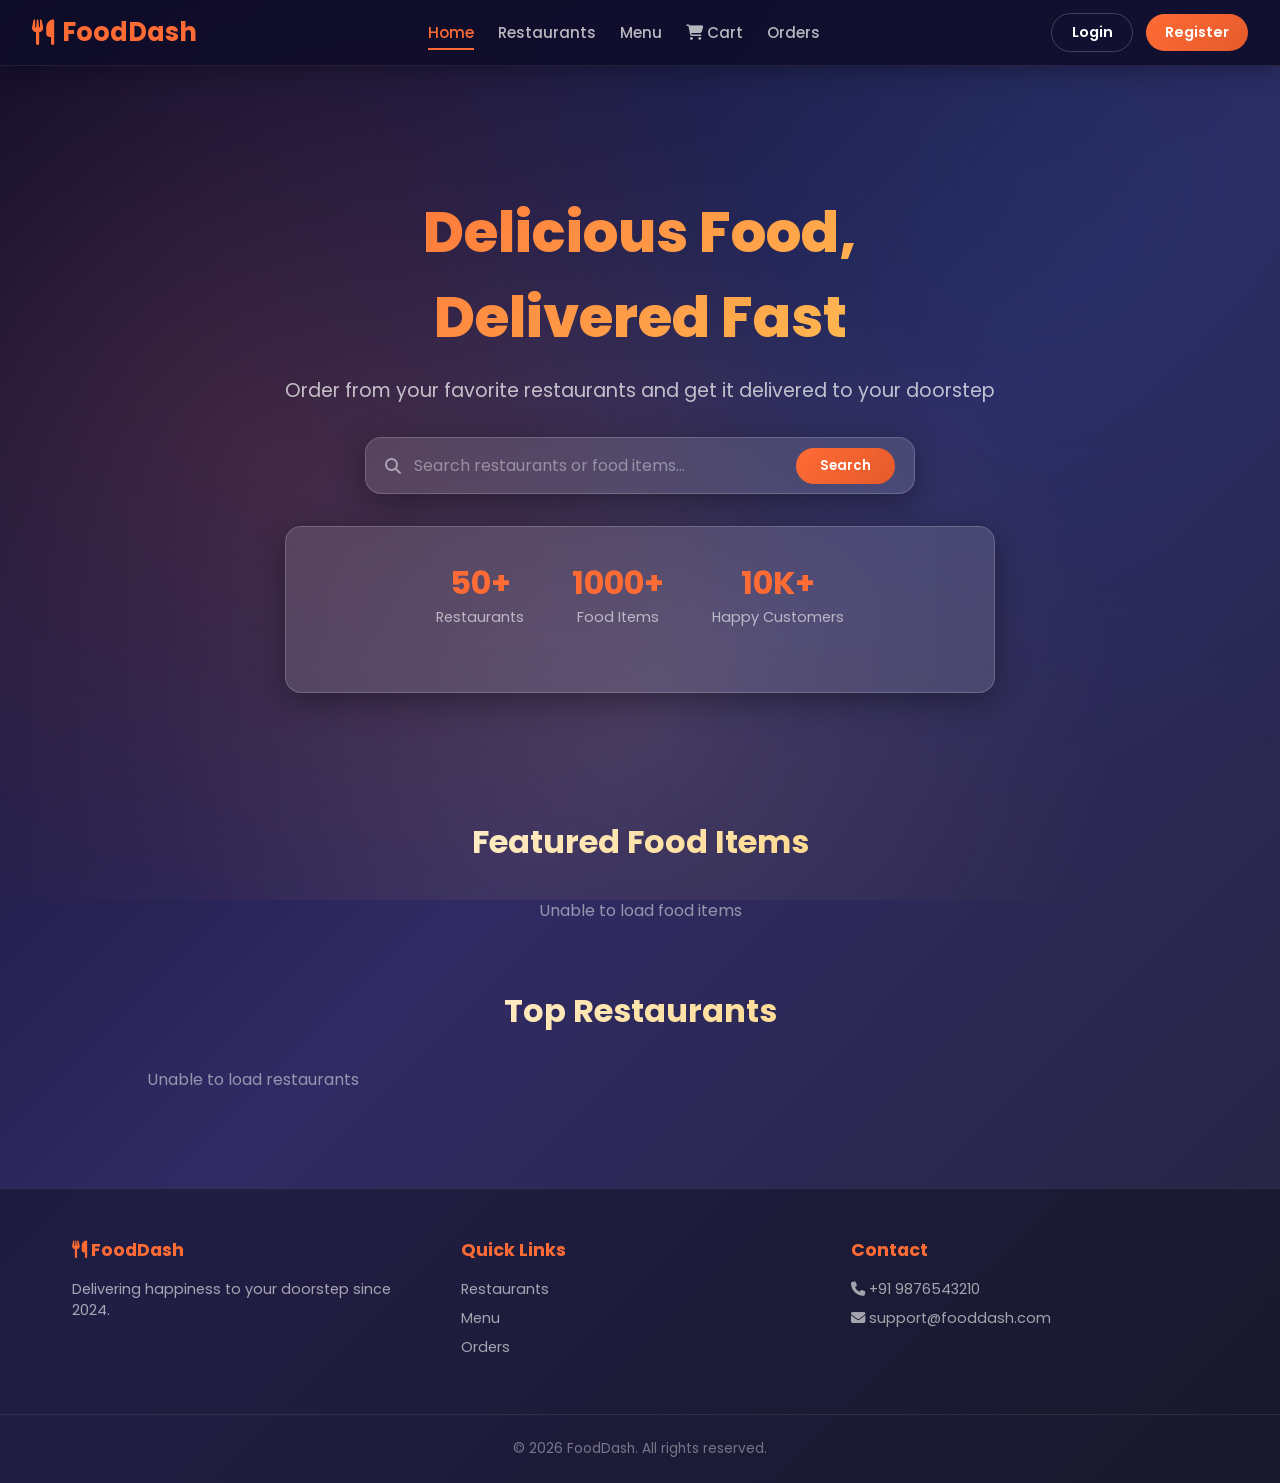
<file: Frontend/index.html>
<!DOCTYPE html>
<html lang="en">
<head>
    <meta charset="UTF-8">
    <meta name="viewport" content="width=device-width, initial-scale=1.0">
    <title>FoodDash - Home</title>
    <link rel="stylesheet" href="style.css">
    <link rel="stylesheet" href="https://cdnjs.cloudflare.com/ajax/libs/font-awesome/6.4.0/css/all.min.css">
</head>
<body>
    <nav class="navbar">
        <div class="nav-brand"><i class="fas fa-utensils"></i> FoodDash</div>
        <div class="nav-links">
            <a href="index.html" class="active">Home</a>
            <a href="restaurants.html">Restaurants</a>
            <a href="menu.html">Menu</a>
            <a href="cart.html"><i class="fas fa-shopping-cart"></i> Cart</a>
            <a href="orders.html">Orders</a>
            <a href="dashboard.html">Admin</a>
        </div>
        <div class="nav-auth" id="navAuth">
            <a href="login.html" class="btn-nav">Login</a>
            <a href="register.html" class="btn-nav btn-primary">Register</a>
        </div>
        <div class="nav-user" id="navUser" style="display:none;">
            <span id="navUserName"></span>
            <button class="btn-nav btn-danger" onclick="logout()">Logout</button>
        </div>
        <div class="hamburger" onclick="toggleMenu()">
            <i class="fas fa-bars"></i>
        </div>
    </nav>

    <section class="hero">
        <div class="hero-content">
            <h1>Delicious Food,<br>Delivered Fast</h1>
            <p>Order from your favorite restaurants and get it delivered to your doorstep</p>
            <div class="search-bar glass">
                <i class="fas fa-search"></i>
                <input type="text" id="homeSearch" placeholder="Search restaurants or food items..." onkeyup="searchFromHome()">
                <button class="btn-primary" onclick="searchFromHome()">Search</button>
            </div>
            <div class="hero-stats glass">
                <div class="stat"><span>50+</span><p>Restaurants</p></div>
                <div class="stat"><span>1000+</span><p>Food Items</p></div>
                <div class="stat"><span>10K+</span><p>Happy Customers</p></div>
            </div>
        </div>
    </section>

    <section class="section">
        <h2 class="section-title">Featured Food Items</h2>
        <div class="featured-grid" id="featuredFoods"></div>
    </section>

    <section class="section">
        <h2 class="section-title">Top Restaurants</h2>
        <div class="restaurant-grid" id="topRestaurants"></div>
    </section>

    <footer class="footer">
        <div class="footer-content">
            <div class="footer-col">
                <h3><i class="fas fa-utensils"></i> FoodDash</h3>
                <p>Delivering happiness to your doorstep since 2024.</p>
            </div>
            <div class="footer-col">
                <h3>Quick Links</h3>
                <a href="restaurants.html">Restaurants</a>
                <a href="menu.html">Menu</a>
                <a href="orders.html">Orders</a>
            </div>
            <div class="footer-col">
                <h3>Contact</h3>
                <p><i class="fas fa-phone"></i> +91 9876543210</p>
                <p><i class="fas fa-envelope"></i> support@fooddash.com</p>
            </div>
        </div>
        <div class="footer-bottom"><p>&copy; 2026 FoodDash. All rights reserved.</p></div>
    </footer>

    <script src="script.js"></script>
    <script>loadHomePage();</script>
</body>
</html>
</file>
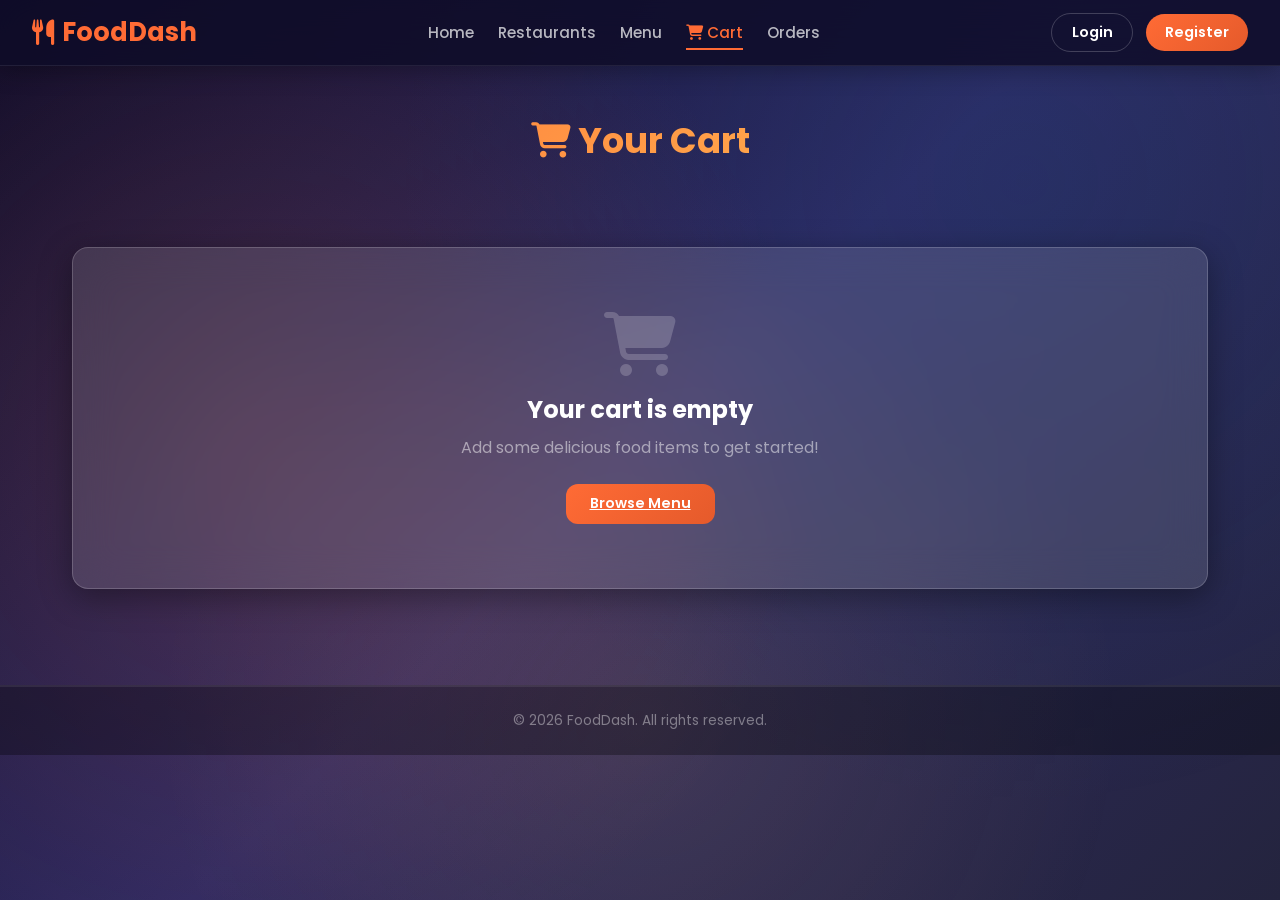
<file: Frontend/cart.html>
<!DOCTYPE html>
<html lang="en">
<head>
    <meta charset="UTF-8">
    <meta name="viewport" content="width=device-width, initial-scale=1.0">
    <title>FoodDash - Cart</title>
    <link rel="stylesheet" href="style.css">
    <link rel="stylesheet" href="https://cdnjs.cloudflare.com/ajax/libs/font-awesome/6.4.0/css/all.min.css">
</head>
<body>
    <nav class="navbar">
        <div class="nav-brand"><i class="fas fa-utensils"></i> FoodDash</div>
        <div class="nav-links">
            <a href="index.html">Home</a>
            <a href="restaurants.html">Restaurants</a>
            <a href="menu.html">Menu</a>
            <a href="cart.html" class="active"><i class="fas fa-shopping-cart"></i> Cart</a>
            <a href="orders.html">Orders</a>
            <a href="dashboard.html">Admin</a>
        </div>
        <div class="nav-auth" id="navAuth">
            <a href="login.html" class="btn-nav">Login</a>
            <a href="register.html" class="btn-nav btn-primary">Register</a>
        </div>
        <div class="nav-user" id="navUser" style="display:none;">
            <span id="navUserName"></span>
            <button class="btn-nav btn-danger" onclick="logout()">Logout</button>
        </div>
        <div class="hamburger" onclick="toggleMenu()"><i class="fas fa-bars"></i></div>
    </nav>

    <section class="page-header">
        <h1><i class="fas fa-shopping-cart"></i> Your Cart</h1>
    </section>

    <section class="section">
        <div class="cart-container" id="cartContainer">
            <div class="cart-items" id="cartItems"></div>
            <div class="cart-summary glass" id="cartSummary" style="display:none;">
                <h3>Order Summary</h3>
                <div class="summary-row">
                    <span>Subtotal</span>
                    <span id="subtotal">₹0</span>
                </div>
                <div class="summary-row">
                    <span>Delivery Fee</span>
                    <span>₹40</span>
                </div>
                <div class="summary-row total">
                    <span>Total</span>
                    <span id="grandTotal">₹0</span>
                </div>
                <button class="btn btn-primary btn-full" onclick="checkout()">
                    <i class="fas fa-credit-card"></i> Checkout
                </button>
            </div>
        </div>
        <div id="emptyCart" class="empty-state glass">
            <i class="fas fa-shopping-cart"></i>
            <h3>Your cart is empty</h3>
            <p>Add some delicious food items to get started!</p>
            <a href="menu.html" class="btn btn-primary">Browse Menu</a>
        </div>
    </section>

    <footer class="footer">
        <div class="footer-bottom"><p>&copy; 2026 FoodDash. All rights reserved.</p></div>
    </footer>

    <script src="script.js"></script>
    <script>loadCart();</script>
</body>
</html>
</file>
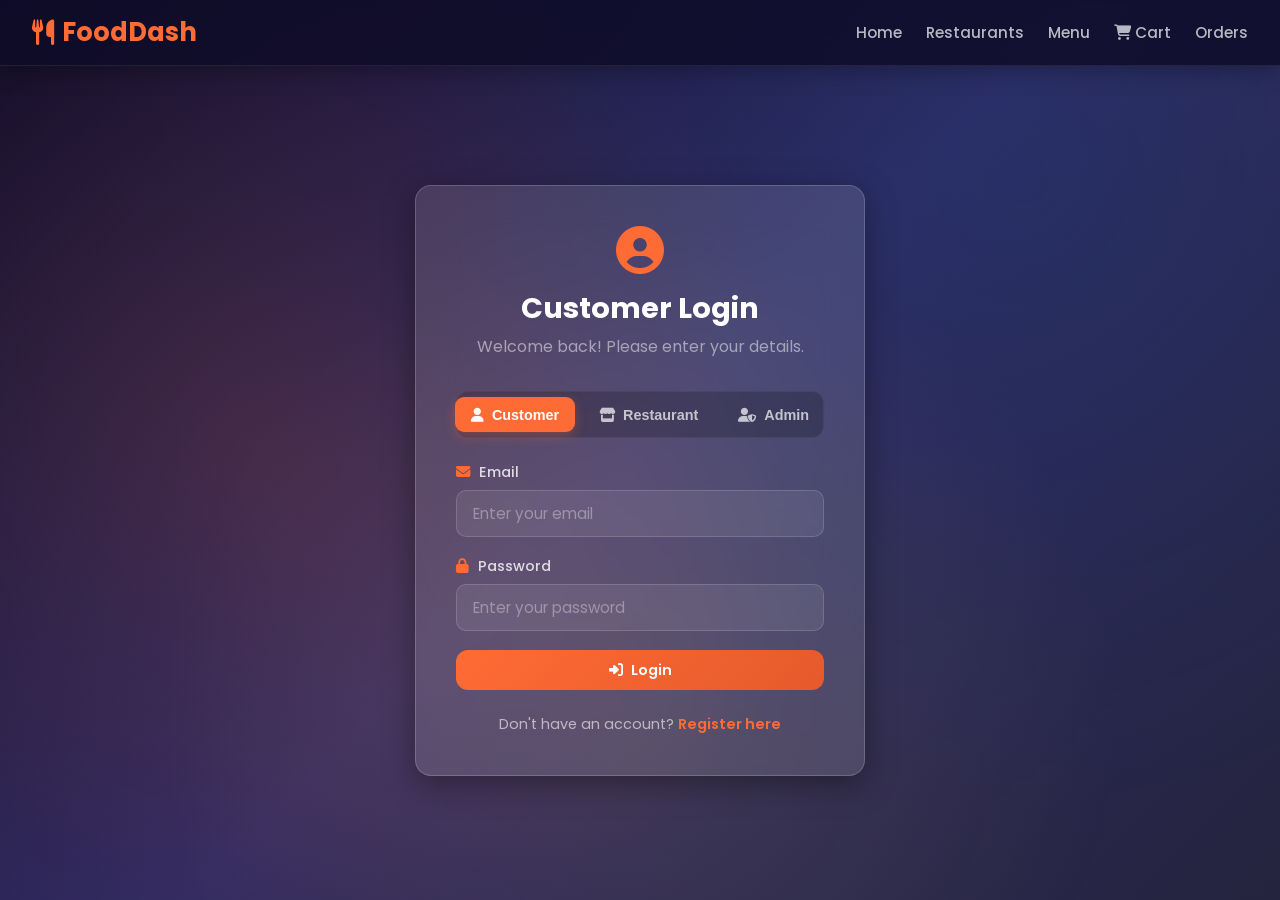
<file: Frontend/dashboard.html>
<!DOCTYPE html>
<html lang="en">
<head>
    <meta charset="UTF-8">
    <meta name="viewport" content="width=device-width, initial-scale=1.0">
    <title>FoodDash - Admin Dashboard</title>
    <link rel="stylesheet" href="style.css">
    <link rel="stylesheet" href="https://cdnjs.cloudflare.com/ajax/libs/font-awesome/6.4.0/css/all.min.css">
</head>
<body>
    <nav class="navbar">
        <div class="nav-brand"><i class="fas fa-utensils"></i> FoodDash</div>
        <div class="nav-links">
            <a href="index.html">Home</a>
            <a href="restaurants.html">Restaurants</a>
            <a href="menu.html">Menu</a>
            <a href="cart.html"><i class="fas fa-shopping-cart"></i> Cart</a>
            <a href="orders.html">Orders</a>
            <a href="dashboard.html" class="active">Admin</a>
        </div>
        <div class="hamburger" onclick="toggleMenu()"><i class="fas fa-bars"></i></div>
    </nav>

    <section class="page-header">
        <h1 id="dashboardTitle"><i class="fas fa-tachometer-alt"></i> Dashboard</h1>
    </section>

    <section class="section">
        <div class="admin-tabs" id="dashboardTabs"></div>

        <div id="tabContent"></div>
    </section>

    <div class="modal-overlay" id="modalOverlay" onclick="closeModal()">
        <div class="modal glass" onclick="event.stopPropagation()">
            <div class="modal-header">
                <h3 id="modalTitle"></h3>
                <button class="btn-close" onclick="closeModal()">&times;</button>
            </div>
            <div class="modal-body" id="modalBody"></div>
        </div>
    </div>

    <footer class="footer">
        <div class="footer-bottom"><p>&copy; 2026 FoodDash. All rights reserved.</p></div>
    </footer>

    <script src="script.js"></script>
    <script>initDashboard();</script>
</body>
</html>
</file>
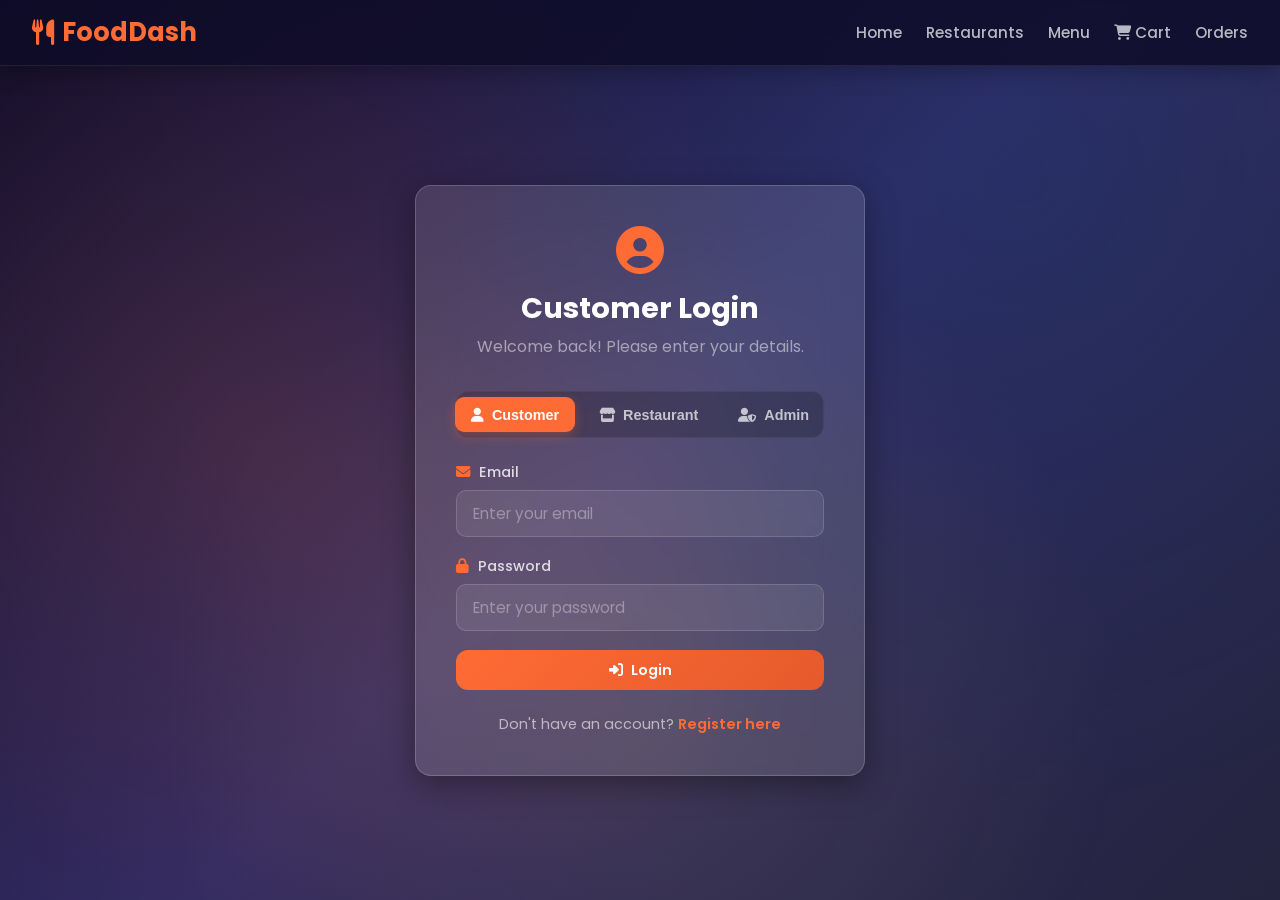
<file: Frontend/login.html>
<!DOCTYPE html>
<html lang="en">
<head>
    <meta charset="UTF-8">
    <meta name="viewport" content="width=device-width, initial-scale=1.0">
    <title>FoodDash - Login</title>
    <link rel="stylesheet" href="style.css">
    <link rel="stylesheet" href="https://cdnjs.cloudflare.com/ajax/libs/font-awesome/6.4.0/css/all.min.css">
</head>
<body>
    <nav class="navbar">
        <div class="nav-brand"><i class="fas fa-utensils"></i> FoodDash</div>
        <div class="nav-links">
            <a href="index.html">Home</a>
            <a href="restaurants.html">Restaurants</a>
            <a href="menu.html">Menu</a>
            <a href="cart.html"><i class="fas fa-shopping-cart"></i> Cart</a>
        </div>
        <div class="hamburger" onclick="toggleMenu()"><i class="fas fa-bars"></i></div>
    </nav>

    <section class="auth-section">
        <div class="auth-card glass">
            <div class="auth-header">
                <i class="fas fa-user-circle"></i>
                <h2 id="loginTitle">Customer Login</h2>
                <p>Welcome back! Please enter your details.</p>
            </div>
            
            <div class="role-selector">
                <button type="button" class="role-tab active" onclick="switchLoginRole('customer')">
                    <i class="fas fa-user"></i> Customer
                </button>
                <button type="button" class="role-tab" onclick="switchLoginRole('owner')">
                    <i class="fas fa-store"></i> Restaurant
                </button>
                <button type="button" class="role-tab" onclick="switchLoginRole('admin')">
                    <i class="fas fa-user-shield"></i> Admin
                </button>
            </div>

            <form id="loginForm" onsubmit="handleLogin(event)">
                <input type="hidden" id="loginRole" value="customer">
                <div class="form-group">
                    <label><i class="fas fa-envelope"></i> Email</label>
                    <input type="email" id="loginEmail" placeholder="Enter your email" required>
                </div>
                <div class="form-group">
                    <label><i class="fas fa-lock"></i> Password</label>
                    <input type="password" id="loginPassword" placeholder="Enter your password" required>
                </div>
                <button type="submit" class="btn btn-primary btn-full">
                    <i class="fas fa-sign-in-alt"></i> Login
                </button>
            </form>
            <div class="auth-footer">
                <p>Don't have an account? <a href="register.html" id="registerLink">Register here</a></p>
            </div>
            <div id="loginMessage"></div>
        </div>
    </section>

    <script src="script.js"></script>
</body>
</html>
</file>
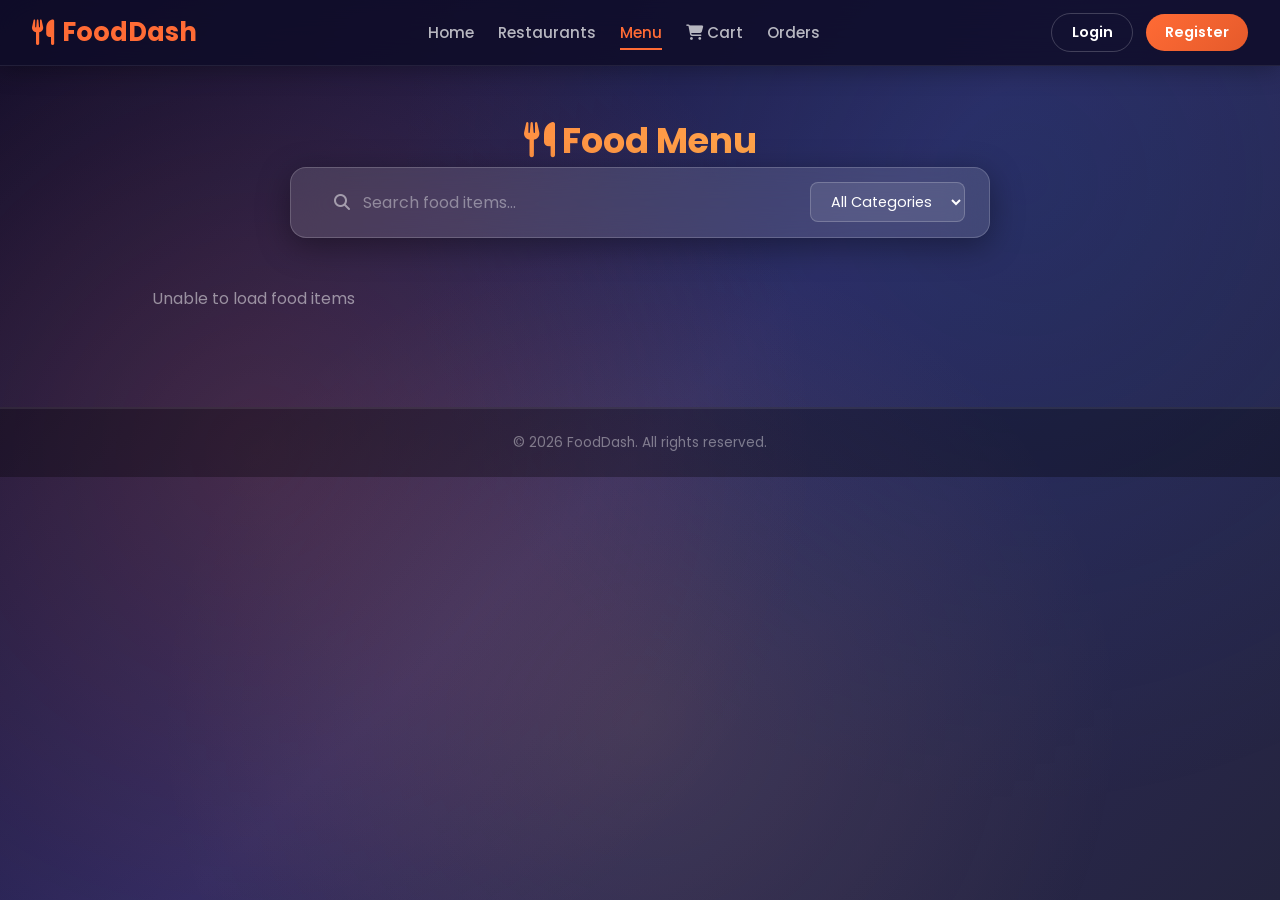
<file: Frontend/menu.html>
<!DOCTYPE html>
<html lang="en">
<head>
    <meta charset="UTF-8">
    <meta name="viewport" content="width=device-width, initial-scale=1.0">
    <title>FoodDash - Menu</title>
    <link rel="stylesheet" href="style.css">
    <link rel="stylesheet" href="https://cdnjs.cloudflare.com/ajax/libs/font-awesome/6.4.0/css/all.min.css">
</head>
<body>
    <nav class="navbar">
        <div class="nav-brand"><i class="fas fa-utensils"></i> FoodDash</div>
        <div class="nav-links">
            <a href="index.html">Home</a>
            <a href="restaurants.html">Restaurants</a>
            <a href="menu.html" class="active">Menu</a>
            <a href="cart.html"><i class="fas fa-shopping-cart"></i> Cart</a>
            <a href="orders.html">Orders</a>
            <a href="dashboard.html">Admin</a>
        </div>
        <div class="nav-auth" id="navAuth">
            <a href="login.html" class="btn-nav">Login</a>
            <a href="register.html" class="btn-nav btn-primary">Register</a>
        </div>
        <div class="nav-user" id="navUser" style="display:none;">
            <span id="navUserName"></span>
            <button class="btn-nav btn-danger" onclick="logout()">Logout</button>
        </div>
        <div class="hamburger" onclick="toggleMenu()"><i class="fas fa-bars"></i></div>
    </nav>

    <section class="page-header">
        <h1><i class="fas fa-utensils"></i> Food Menu</h1>
        <div class="filter-bar glass">
            <div class="search-bar" style="flex:1;">
                <i class="fas fa-search"></i>
                <input type="text" id="foodSearch" placeholder="Search food items..." onkeyup="searchFoods()">
            </div>
            <select id="categoryFilter" onchange="searchFoods()">
                <option value="">All Categories</option>
                <option value="Starter">Starter</option>
                <option value="Main Course">Main Course</option>
                <option value="Dessert">Dessert</option>
                <option value="Beverage">Beverage</option>
                <option value="Snack">Snack</option>
            </select>
        </div>
    </section>

    <section class="section">
        <div class="food-grid" id="foodList"></div>
    </section>

    <footer class="footer">
        <div class="footer-bottom"><p>&copy; 2026 FoodDash. All rights reserved.</p></div>
    </footer>

    <script src="script.js"></script>
    <script>loadFoods();</script>
</body>
</html>
</file>
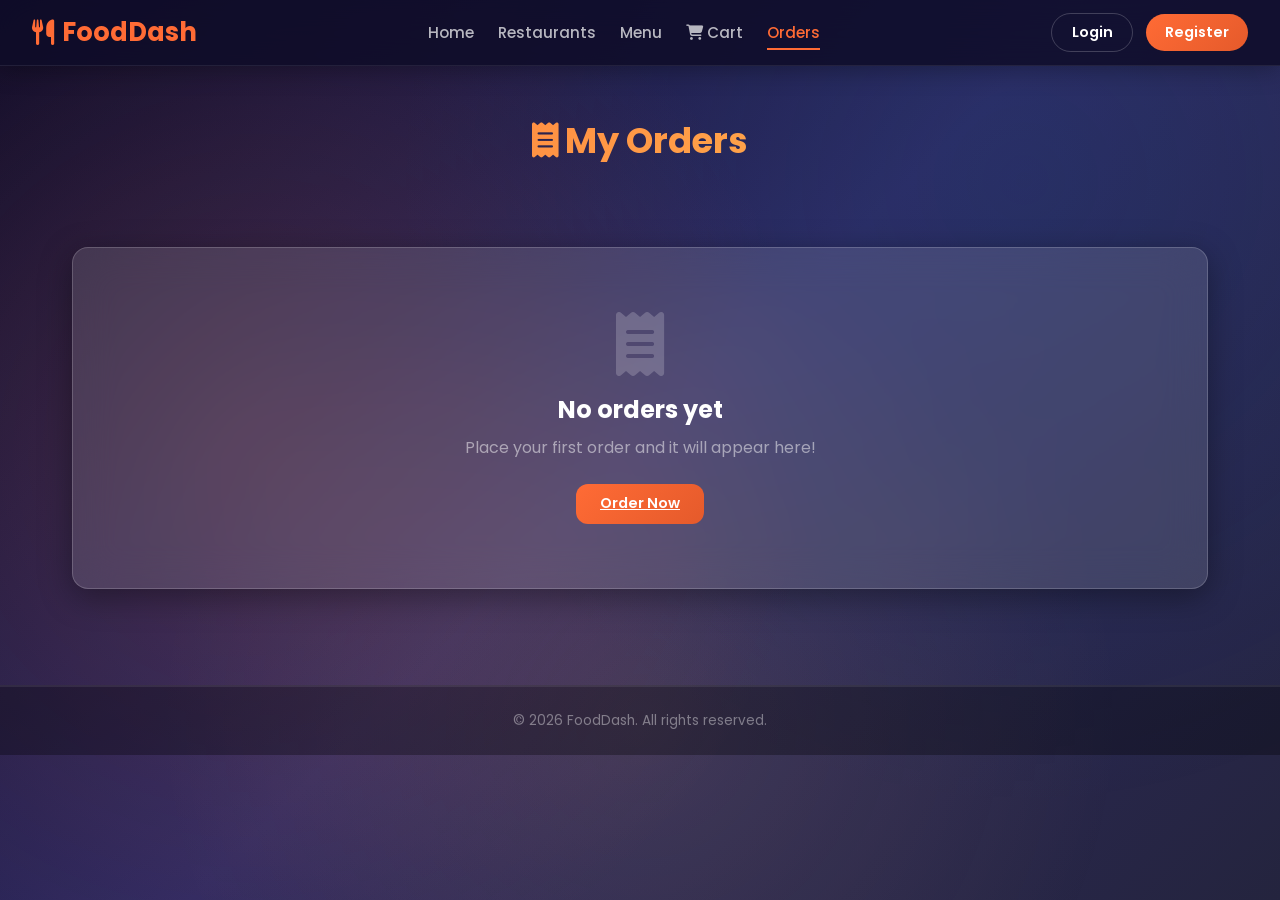
<file: Frontend/orders.html>
<!DOCTYPE html>
<html lang="en">
<head>
    <meta charset="UTF-8">
    <meta name="viewport" content="width=device-width, initial-scale=1.0">
    <title>FoodDash - Orders</title>
    <link rel="stylesheet" href="style.css">
    <link rel="stylesheet" href="https://cdnjs.cloudflare.com/ajax/libs/font-awesome/6.4.0/css/all.min.css">
</head>
<body>
    <nav class="navbar">
        <div class="nav-brand"><i class="fas fa-utensils"></i> FoodDash</div>
        <div class="nav-links">
            <a href="index.html">Home</a>
            <a href="restaurants.html">Restaurants</a>
            <a href="menu.html">Menu</a>
            <a href="cart.html"><i class="fas fa-shopping-cart"></i> Cart</a>
            <a href="orders.html" class="active">Orders</a>
            <a href="dashboard.html">Admin</a>
        </div>
        <div class="nav-auth" id="navAuth">
            <a href="login.html" class="btn-nav">Login</a>
            <a href="register.html" class="btn-nav btn-primary">Register</a>
        </div>
        <div class="nav-user" id="navUser" style="display:none;">
            <span id="navUserName"></span>
            <button class="btn-nav btn-danger" onclick="logout()">Logout</button>
        </div>
        <div class="hamburger" onclick="toggleMenu()"><i class="fas fa-bars"></i></div>
    </nav>

    <section class="page-header">
        <h1><i class="fas fa-receipt"></i> My Orders</h1>
    </section>

    <section class="section">
        <div class="orders-container" id="ordersContainer"></div>
        <div id="emptyOrders" class="empty-state glass">
            <i class="fas fa-receipt"></i>
            <h3>No orders yet</h3>
            <p>Place your first order and it will appear here!</p>
            <a href="menu.html" class="btn btn-primary">Order Now</a>
        </div>
    </section>

    <footer class="footer">
        <div class="footer-bottom"><p>&copy; 2026 FoodDash. All rights reserved.</p></div>
    </footer>

    <script src="script.js"></script>
    <script>loadOrders();</script>
</body>
</html>
</file>
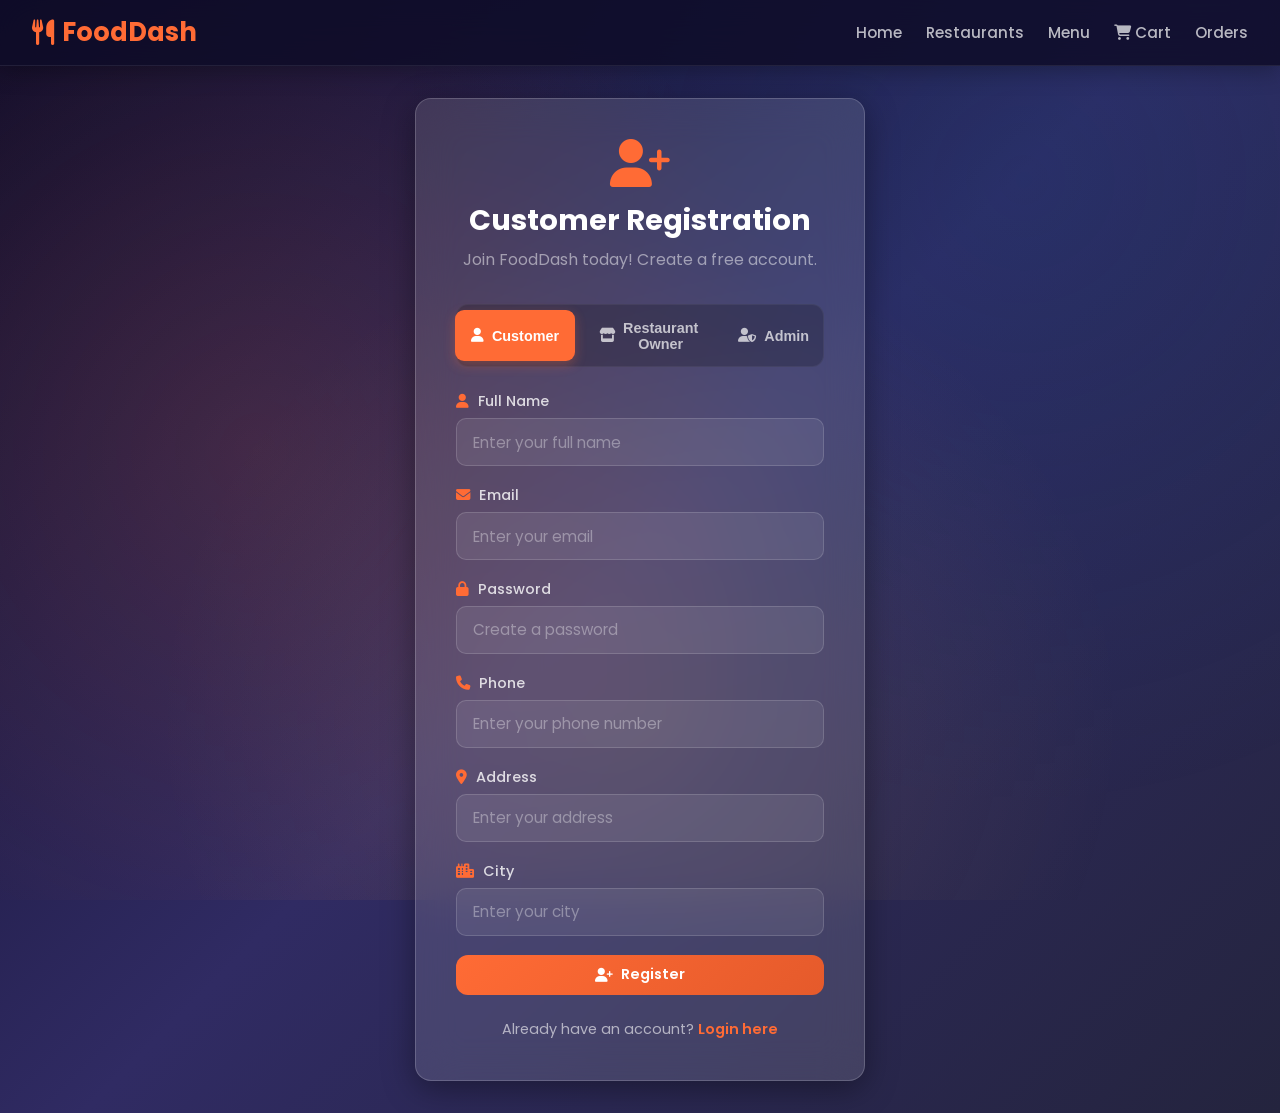
<file: Frontend/register.html>
<!DOCTYPE html>
<html lang="en">
<head>
    <meta charset="UTF-8">
    <meta name="viewport" content="width=device-width, initial-scale=1.0">
    <title>FoodDash - Register</title>
    <link rel="stylesheet" href="style.css">
    <link rel="stylesheet" href="https://cdnjs.cloudflare.com/ajax/libs/font-awesome/6.4.0/css/all.min.css">
</head>
<body>
    <nav class="navbar">
        <div class="nav-brand"><i class="fas fa-utensils"></i> FoodDash</div>
        <div class="nav-links">
            <a href="index.html">Home</a>
            <a href="restaurants.html">Restaurants</a>
            <a href="menu.html">Menu</a>
        </div>
        <div class="hamburger" onclick="toggleMenu()"><i class="fas fa-bars"></i></div>
    </nav>

    <section class="auth-section">
        <div class="auth-card glass">
            <div class="auth-header">
                <i class="fas fa-user-plus"></i>
                <h2 id="registerTitle">Customer Registration</h2>
                <p>Join FoodDash today! Create a free account.</p>
            </div>
            
            <div class="role-selector">
                <button type="button" class="role-tab active" onclick="switchRegisterRole('customer')">
                    <i class="fas fa-user"></i> Customer
                </button>
                <button type="button" class="role-tab" onclick="switchRegisterRole('owner')">
                    <i class="fas fa-store"></i> Restaurant Owner
                </button>
                <button type="button" class="role-tab" onclick="switchRegisterRole('admin')">
                    <i class="fas fa-user-shield"></i> Admin
                </button>
            </div>

            <form id="registerForm" onsubmit="handleRegister(event)">
                <input type="hidden" id="registerRole" value="customer">
                
                <div class="form-group">
                    <label id="nameLabel"><i class="fas fa-user"></i> Full Name</label>
                    <input type="text" id="regName" placeholder="Enter your full name" required>
                </div>
                <div class="form-group">
                    <label><i class="fas fa-envelope"></i> Email</label>
                    <input type="email" id="regEmail" placeholder="Enter your email" required>
                </div>
                <div class="form-group">
                    <label><i class="fas fa-lock"></i> Password</label>
                    <input type="password" id="regPassword" placeholder="Create a password" required>
                </div>
                <div class="form-group">
                    <label><i class="fas fa-phone"></i> Phone</label>
                    <input type="tel" id="regPhone" placeholder="Enter your phone number" required>
                </div>

                <!-- Customer Specific Fields -->
                <div id="customerFields">
                    <div class="form-group">
                        <label><i class="fas fa-map-marker-alt"></i> Address</label>
                        <input type="text" id="regAddress" placeholder="Enter your address">
                    </div>
                    <div class="form-group">
                        <label><i class="fas fa-city"></i> City</label>
                        <input type="text" id="regCity" placeholder="Enter your city">
                    </div>
                </div>

                <!-- Restaurant Owner Specific Fields -->
                <div id="ownerFields" style="display:none;">
                    <div class="form-group">
                        <label><i class="fas fa-utensils"></i> Restaurant Name</label>
                        <input type="text" id="regRestaurantName" placeholder="Enter restaurant name">
                    </div>
                    <div class="form-group">
                        <label><i class="fas fa-map-pin"></i> Restaurant Location</label>
                        <input type="text" id="regRestaurantLocation" placeholder="Enter restaurant location">
                    </div>
                    <div class="form-group">
                        <label><i class="fas fa-hamburger"></i> Cuisine Type</label>
                        <input type="text" id="regRestaurantCuisine" placeholder="e.g. Italian, Fast Food, Desserts">
                    </div>
                </div>

                <button type="submit" class="btn btn-primary btn-full">
                    <i class="fas fa-user-plus"></i> Register
                </button>
            </form>
            <div class="auth-footer">
                <p>Already have an account? <a href="login.html" id="loginLink">Login here</a></p>
            </div>
            <div id="registerMessage"></div>
        </div>
    </section>

    <script src="script.js"></script>
</body>
</html>
</file>
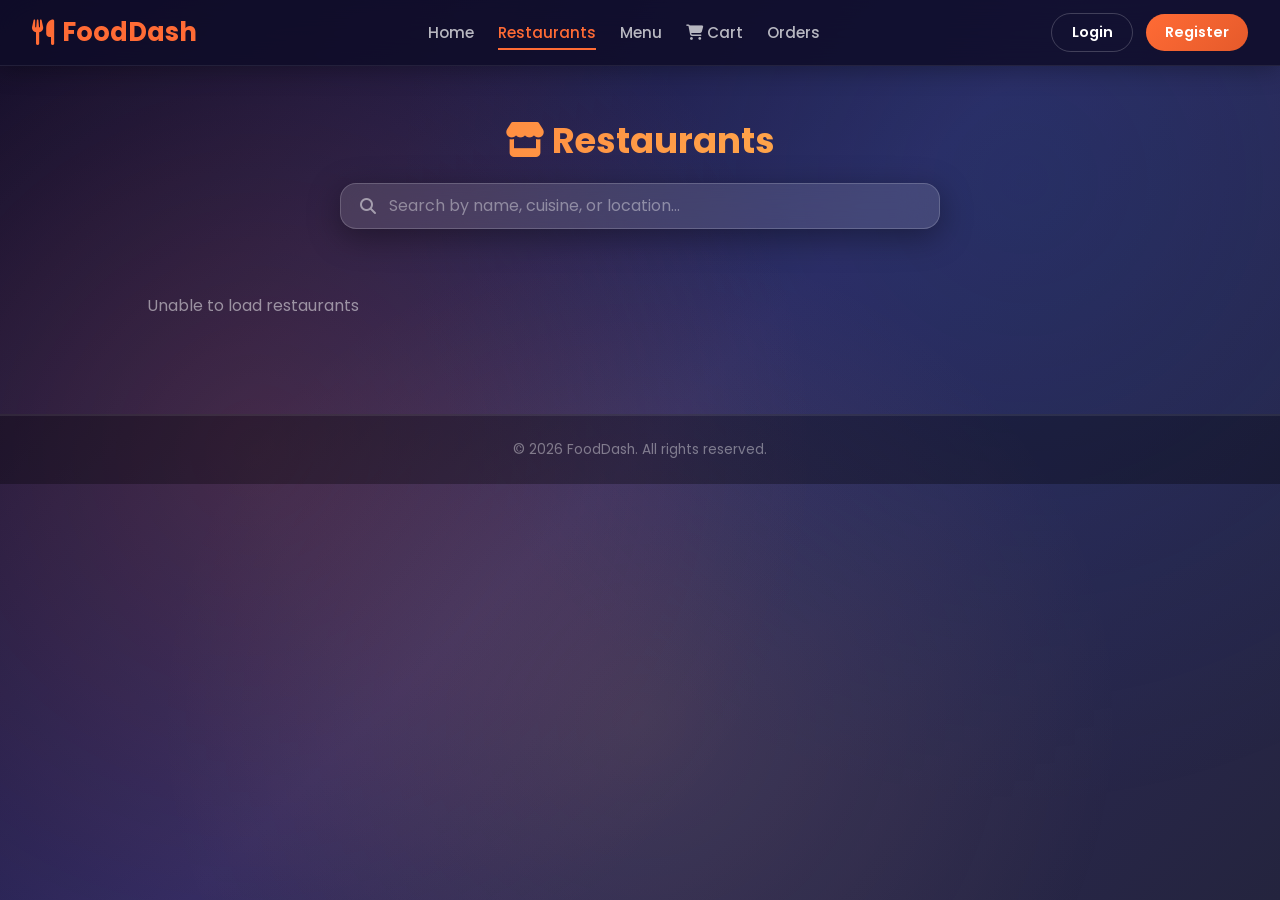
<file: Frontend/restaurants.html>
<!DOCTYPE html>
<html lang="en">
<head>
    <meta charset="UTF-8">
    <meta name="viewport" content="width=device-width, initial-scale=1.0">
    <title>FoodDash - Restaurants</title>
    <link rel="stylesheet" href="style.css">
    <link rel="stylesheet" href="https://cdnjs.cloudflare.com/ajax/libs/font-awesome/6.4.0/css/all.min.css">
</head>
<body>
    <nav class="navbar">
        <div class="nav-brand"><i class="fas fa-utensils"></i> FoodDash</div>
        <div class="nav-links">
            <a href="index.html">Home</a>
            <a href="restaurants.html" class="active">Restaurants</a>
            <a href="menu.html">Menu</a>
            <a href="cart.html"><i class="fas fa-shopping-cart"></i> Cart</a>
            <a href="orders.html">Orders</a>
            <a href="dashboard.html">Admin</a>
        </div>
        <div class="nav-auth" id="navAuth">
            <a href="login.html" class="btn-nav">Login</a>
            <a href="register.html" class="btn-nav btn-primary">Register</a>
        </div>
        <div class="nav-user" id="navUser" style="display:none;">
            <span id="navUserName"></span>
            <button class="btn-nav btn-danger" onclick="logout()">Logout</button>
        </div>
        <div class="hamburger" onclick="toggleMenu()"><i class="fas fa-bars"></i></div>
    </nav>

    <section class="page-header">
        <h1><i class="fas fa-store"></i> Restaurants</h1>
        <div class="search-bar glass" style="max-width:600px;margin:1rem auto;">
            <i class="fas fa-search"></i>
            <input type="text" id="restaurantSearch" placeholder="Search by name, cuisine, or location..." onkeyup="searchRestaurants()">
        </div>
    </section>

    <section class="section">
        <div class="restaurant-grid" id="restaurantList"></div>
    </section>

    <footer class="footer">
        <div class="footer-bottom"><p>&copy; 2026 FoodDash. All rights reserved.</p></div>
    </footer>

    <script src="script.js"></script>
    <script>loadRestaurants();</script>
</body>
</html>
</file>
<file: Frontend/style.css>
@import url('https://fonts.googleapis.com/css2?family=Poppins:wght@300;400;500;600;700;800&display=swap');

* {
    margin: 0;
    padding: 0;
    box-sizing: border-box;
}

:root {
    --primary: #ff6b35;
    --primary-dark: #e55a2b;
    --secondary: #004e89;
    --accent: #ffc857;
    --dark: #1a1a2e;
    --darker: #16213e;
    --light: #f8f9fa;
    --glass-bg: rgba(255, 255, 255, 0.12);
    --glass-border: rgba(255, 255, 255, 0.18);
    --glass-shadow: 0 8px 32px rgba(0, 0, 0, 0.37);
    --text: #ffffff;
    --text-dark: #333333;
    --success: #28a745;
    --danger: #dc3545;
    --warning: #ffc107;
    --info: #17a2b8;
}

body {
    font-family: 'Poppins', sans-serif;
    background: linear-gradient(135deg, #0f0c29, #302b63, #24243e);
    min-height: 100vh;
    color: var(--text);
    overflow-x: hidden;
}

body::before {
    content: '';
    position: fixed;
    top: 0;
    left: 0;
    width: 100%;
    height: 100%;
    background:
        radial-gradient(circle at 20% 50%, rgba(255, 107, 53, 0.15) 0%, transparent 50%),
        radial-gradient(circle at 80% 20%, rgba(0, 78, 137, 0.15) 0%, transparent 50%),
        radial-gradient(circle at 50% 80%, rgba(255, 200, 87, 0.1) 0%, transparent 50%);
    z-index: -1;
    animation: bgPulse 8s ease-in-out infinite alternate;
}

@keyframes bgPulse {
    0% { opacity: 0.7; }
    100% { opacity: 1; }
}

/* ── Glass Morphism ── */
.glass {
    background: var(--glass-bg);
    backdrop-filter: blur(20px);
    -webkit-backdrop-filter: blur(20px);
    border: 1px solid var(--glass-border);
    border-radius: 16px;
    box-shadow: var(--glass-shadow);
}

/* ── Navbar ── */
.navbar {
    position: sticky;
    top: 0;
    z-index: 1000;
    display: flex;
    align-items: center;
    justify-content: space-between;
    padding: 0.8rem 2rem;
    background: rgba(15, 12, 41, 0.85);
    backdrop-filter: blur(20px);
    -webkit-backdrop-filter: blur(20px);
    border-bottom: 1px solid rgba(255, 255, 255, 0.08);
    box-shadow: 0 4px 24px rgba(0, 0, 0, 0.3);
}

.nav-brand {
    font-size: 1.6rem;
    font-weight: 700;
    color: var(--primary);
    display: flex;
    align-items: center;
    gap: 0.5rem;
}

.nav-brand i {
    animation: spin 3s linear infinite;
}

@keyframes spin {
    0% { transform: rotate(0deg); }
    100% { transform: rotate(360deg); }
}

.nav-links {
    display: flex;
    gap: 1.5rem;
}

.nav-links a {
    color: rgba(255, 255, 255, 0.7);
    text-decoration: none;
    font-weight: 500;
    font-size: 0.95rem;
    transition: all 0.3s ease;
    padding: 0.4rem 0;
    position: relative;
}

.nav-links a::after {
    content: '';
    position: absolute;
    bottom: 0;
    left: 0;
    width: 0;
    height: 2px;
    background: var(--primary);
    transition: width 0.3s ease;
}

.nav-links a:hover,
.nav-links a.active {
    color: var(--primary);
}

.nav-links a:hover::after,
.nav-links a.active::after {
    width: 100%;
}

.nav-auth, .nav-user {
    display: flex;
    gap: 0.8rem;
    align-items: center;
}

.btn-nav {
    padding: 0.5rem 1.2rem;
    border-radius: 25px;
    text-decoration: none;
    font-weight: 600;
    font-size: 0.9rem;
    transition: all 0.3s ease;
    border: 1px solid rgba(255, 255, 255, 0.2);
    color: white;
    background: transparent;
    cursor: pointer;
}

.btn-nav:hover {
    transform: translateY(-2px);
    box-shadow: 0 4px 15px rgba(255, 107, 53, 0.3);
}

.btn-primary {
    background: linear-gradient(135deg, var(--primary), var(--primary-dark)) !important;
    border: none !important;
    color: white !important;
}

.btn-danger {
    background: linear-gradient(135deg, var(--danger), #c82333) !important;
    border: none !important;
}

#navUserName {
    color: var(--accent);
    font-weight: 600;
}

.hamburger {
    display: none;
    font-size: 1.4rem;
    color: white;
    cursor: pointer;
}

/* ── Hero ── */
.hero {
    padding: 6rem 2rem 4rem;
    text-align: center;
    min-height: 80vh;
    display: flex;
    align-items: center;
    justify-content: center;
}

.hero-content h1 {
    font-size: 3.5rem;
    font-weight: 800;
    background: linear-gradient(135deg, var(--primary), var(--accent));
    -webkit-background-clip: text;
    -webkit-text-fill-color: transparent;
    background-clip: text;
    margin-bottom: 1rem;
    animation: fadeInUp 0.8s ease;
}

.hero-content p {
    font-size: 1.2rem;
    color: rgba(255, 255, 255, 0.7);
    margin-bottom: 2rem;
    animation: fadeInUp 0.8s ease 0.2s backwards;
}

.hero-stats {
    display: flex;
    justify-content: center;
    gap: 3rem;
    padding: 2rem 3rem;
    margin-top: 2rem;
    animation: fadeInUp 0.8s ease 0.6s backwards;
}

.stat {
    text-align: center;
}

.stat span {
    display: block;
    font-size: 2rem;
    font-weight: 700;
    color: var(--primary);
}

.stat p {
    font-size: 0.9rem;
    color: rgba(255, 255, 255, 0.6);
}

@keyframes fadeInUp {
    from { opacity: 0; transform: translateY(30px); }
    to { opacity: 1; transform: translateY(0); }
}

/* ── Search Bar ── */
.search-bar {
    display: flex;
    align-items: center;
    padding: 0.6rem 1.2rem;
    gap: 0.8rem;
    max-width: 550px;
    margin: 0 auto;
    animation: fadeInUp 0.8s ease 0.4s backwards;
}

.search-bar i {
    color: rgba(255, 255, 255, 0.5);
}

.search-bar input {
    flex: 1;
    background: transparent;
    border: none;
    outline: none;
    color: white;
    font-size: 1rem;
    font-family: 'Poppins', sans-serif;
}

.search-bar input::placeholder {
    color: rgba(255, 255, 255, 0.4);
}

.search-bar button {
    padding: 0.5rem 1.5rem;
    border-radius: 25px;
    border: none;
    background: linear-gradient(135deg, var(--primary), var(--primary-dark));
    color: white;
    font-weight: 600;
    cursor: pointer;
    transition: all 0.3s ease;
    font-family: 'Poppins', sans-serif;
}

.search-bar button:hover {
    transform: scale(1.05);
    box-shadow: 0 4px 15px rgba(255, 107, 53, 0.4);
}

/* ── Section ── */
.section {
    padding: 2rem;
    max-width: 1200px;
    margin: 0 auto;
}

.section-title {
    text-align: center;
    font-size: 2rem;
    font-weight: 700;
    margin-bottom: 2rem;
    background: linear-gradient(135deg, var(--text), var(--accent));
    -webkit-background-clip: text;
    -webkit-text-fill-color: transparent;
    background-clip: text;
}

.page-header {
    text-align: center;
    padding: 3rem 2rem 1rem;
}

.page-header h1 {
    font-size: 2.2rem;
    font-weight: 700;
    background: linear-gradient(135deg, var(--primary), var(--accent));
    -webkit-background-clip: text;
    -webkit-text-fill-color: transparent;
    background-clip: text;
}

/* ── Restaurant Cards ── */
.restaurant-grid {
    display: grid;
    grid-template-columns: repeat(auto-fill, minmax(320px, 1fr));
    gap: 1.5rem;
}

.restaurant-card {
    padding: 1.5rem;
    border-radius: 16px;
    transition: all 0.4s ease;
    position: relative;
    overflow: hidden;
}

.restaurant-card::before {
    content: '';
    position: absolute;
    top: -50%;
    left: -50%;
    width: 200%;
    height: 200%;
    background: radial-gradient(circle, rgba(255, 107, 53, 0.1) 0%, transparent 70%);
    opacity: 0;
    transition: opacity 0.4s ease;
}

.restaurant-card:hover {
    transform: translateY(-8px);
    box-shadow: 0 16px 48px rgba(255, 107, 53, 0.2);
    border-color: rgba(255, 107, 53, 0.3);
}

.restaurant-card:hover::before {
    opacity: 1;
}

.restaurant-card .card-img {
    height: 160px;
    background: linear-gradient(135deg, var(--primary), var(--secondary));
    border-radius: 12px;
    display: flex;
    align-items: center;
    justify-content: center;
    font-size: 3rem;
    margin-bottom: 1rem;
}

.restaurant-card h3 {
    font-size: 1.3rem;
    font-weight: 600;
    margin-bottom: 0.5rem;
}

.restaurant-card .card-meta {
    display: flex;
    gap: 1rem;
    margin-bottom: 0.5rem;
    font-size: 0.85rem;
    color: rgba(255, 255, 255, 0.6);
}

.restaurant-card .card-meta span {
    display: flex;
    align-items: center;
    gap: 0.3rem;
}

.rating {
    color: var(--accent) !important;
}

.restaurant-card .card-actions {
    margin-top: 1rem;
    display: flex;
    gap: 0.5rem;
}

/* ── Food Cards ── */
.food-grid {
    display: grid;
    grid-template-columns: repeat(auto-fill, minmax(280px, 1fr));
    gap: 1.5rem;
}

.food-card {
    padding: 1.5rem;
    border-radius: 16px;
    transition: all 0.4s ease;
}

.food-card:hover {
    transform: translateY(-6px);
    box-shadow: 0 12px 36px rgba(255, 107, 53, 0.15);
}

.food-card .card-img {
    height: 140px;
    background: linear-gradient(135deg, #ff6b35, #ffc857);
    border-radius: 12px;
    display: flex;
    align-items: center;
    justify-content: center;
    font-size: 2.5rem;
    margin-bottom: 1rem;
    position: relative;
}

.food-card .availability-badge {
    position: absolute;
    top: 10px;
    right: 10px;
    padding: 0.2rem 0.8rem;
    border-radius: 20px;
    font-size: 0.7rem;
    font-weight: 600;
    text-transform: uppercase;
}

.badge-available {
    background: rgba(40, 167, 69, 0.9);
    color: white;
}

.badge-outofstock {
    background: rgba(220, 53, 69, 0.9);
    color: white;
}

.food-card h3 {
    font-size: 1.15rem;
    font-weight: 600;
    margin-bottom: 0.3rem;
}

.food-card .food-meta {
    font-size: 0.8rem;
    color: rgba(255, 255, 255, 0.5);
    margin-bottom: 0.5rem;
}

.food-card .price {
    font-size: 1.4rem;
    font-weight: 700;
    color: var(--primary);
    margin-bottom: 0.8rem;
}

.food-card .price span {
    font-size: 0.85rem;
    color: rgba(255, 255, 255, 0.5);
    text-decoration: line-through;
    margin-left: 0.5rem;
}

/* ── Buttons ── */
.btn {
    padding: 0.6rem 1.5rem;
    border-radius: 12px;
    border: none;
    font-weight: 600;
    font-size: 0.9rem;
    cursor: pointer;
    transition: all 0.3s ease;
    font-family: 'Poppins', sans-serif;
    display: inline-flex;
    align-items: center;
    gap: 0.5rem;
}

.btn:hover {
    transform: translateY(-2px);
}

.btn-sm {
    padding: 0.4rem 1rem;
    font-size: 0.8rem;
    border-radius: 8px;
}

.btn-full {
    width: 100%;
    justify-content: center;
}

.btn-success {
    background: linear-gradient(135deg, var(--success), #218838);
    color: white;
}

.btn-warning {
    background: linear-gradient(135deg, var(--warning), #e0a800);
    color: #333;
}

.btn-info {
    background: linear-gradient(135deg, var(--info), #138496);
    color: white;
}

.btn-secondary {
    background: linear-gradient(135deg, #6c757d, #5a6268);
    color: white;
}

/* ── Filter Bar ── */
.filter-bar {
    display: flex;
    gap: 1rem;
    align-items: center;
    padding: 0.8rem 1.5rem;
    max-width: 700px;
    margin: 0 auto;
}

.filter-bar select {
    background: rgba(255, 255, 255, 0.1);
    border: 1px solid rgba(255, 255, 255, 0.2);
    color: white;
    padding: 0.5rem 1rem;
    border-radius: 8px;
    font-family: 'Poppins', sans-serif;
    font-size: 0.9rem;
    outline: none;
    cursor: pointer;
}

.filter-bar select option {
    background: #1a1a2e;
    color: white;
}

/* ── Cart ── */
.cart-container {
    display: grid;
    grid-template-columns: 2fr 1fr;
    gap: 2rem;
    align-items: start;
}

.cart-items {
    display: flex;
    flex-direction: column;
    gap: 1rem;
}

.cart-item {
    display: flex;
    align-items: center;
    gap: 1rem;
    padding: 1rem 1.5rem;
    border-radius: 12px;
    transition: all 0.3s ease;
}

.cart-item:hover {
    border-color: rgba(255, 107, 53, 0.3);
}

.cart-item .item-icon {
    width: 60px;
    height: 60px;
    background: linear-gradient(135deg, var(--primary), var(--accent));
    border-radius: 12px;
    display: flex;
    align-items: center;
    justify-content: center;
    font-size: 1.5rem;
    flex-shrink: 0;
}

.cart-item .item-info {
    flex: 1;
}

.cart-item .item-info h4 {
    font-weight: 600;
    margin-bottom: 0.2rem;
}

.cart-item .item-info p {
    font-size: 0.85rem;
    color: rgba(255, 255, 255, 0.5);
}

.cart-item .qty-controls {
    display: flex;
    align-items: center;
    gap: 0.5rem;
}

.qty-btn {
    width: 32px;
    height: 32px;
    border-radius: 8px;
    border: 1px solid rgba(255, 255, 255, 0.2);
    background: rgba(255, 255, 255, 0.1);
    color: white;
    font-size: 1rem;
    cursor: pointer;
    display: flex;
    align-items: center;
    justify-content: center;
    transition: all 0.2s ease;
}

.qty-btn:hover {
    background: var(--primary);
    border-color: var(--primary);
}

.cart-item .item-total {
    font-size: 1.2rem;
    font-weight: 700;
    color: var(--primary);
    min-width: 80px;
    text-align: right;
}

.cart-summary {
    padding: 2rem;
    position: sticky;
    top: 100px;
}

.cart-summary h3 {
    font-size: 1.3rem;
    font-weight: 700;
    margin-bottom: 1.5rem;
    color: var(--accent);
}

.summary-row {
    display: flex;
    justify-content: space-between;
    padding: 0.6rem 0;
    border-bottom: 1px solid rgba(255, 255, 255, 0.1);
    font-size: 0.95rem;
}

.summary-row.total {
    border-bottom: none;
    font-size: 1.2rem;
    font-weight: 700;
    color: var(--primary);
    margin-top: 0.5rem;
    padding-top: 1rem;
    border-top: 2px solid rgba(255, 107, 53, 0.3);
}

/* ── Orders ── */
.orders-container {
    display: flex;
    flex-direction: column;
    gap: 1.2rem;
}

.order-card {
    padding: 1.5rem;
    border-radius: 12px;
    display: grid;
    grid-template-columns: 1fr 1fr auto;
    gap: 1.5rem;
    align-items: center;
    transition: all 0.3s ease;
}

.order-card:hover {
    border-color: rgba(255, 107, 53, 0.3);
}

.order-info h3 {
    font-weight: 600;
    margin-bottom: 0.3rem;
    color: var(--accent);
}

.order-info p {
    font-size: 0.85rem;
    color: rgba(255, 255, 255, 0.6);
}

.order-status {
    display: flex;
    flex-direction: column;
    gap: 0.4rem;
}

.status-badge {
    padding: 0.3rem 0.8rem;
    border-radius: 20px;
    font-size: 0.75rem;
    font-weight: 600;
    text-align: center;
    width: fit-content;
}

.status-paid {
    background: rgba(40, 167, 69, 0.2);
    color: #28a745;
    border: 1px solid rgba(40, 167, 69, 0.3);
}

.status-pending {
    background: rgba(255, 193, 7, 0.2);
    color: #ffc107;
    border: 1px solid rgba(255, 193, 7, 0.3);
}

.status-preparing {
    background: rgba(23, 162, 184, 0.2);
    color: #17a2b8;
    border: 1px solid rgba(23, 162, 184, 0.3);
}

.status-delivery {
    background: rgba(255, 107, 53, 0.2);
    color: var(--primary);
    border: 1px solid rgba(255, 107, 53, 0.3);
}

.status-delivered {
    background: rgba(40, 167, 69, 0.2);
    color: #28a745;
    border: 1px solid rgba(40, 167, 69, 0.3);
}

.status-cancelled {
    background: rgba(220, 53, 69, 0.2);
    color: #dc3545;
    border: 1px solid rgba(220, 53, 69, 0.3);
}

.order-amount {
    text-align: right;
}

.order-amount .amount {
    font-size: 1.5rem;
    font-weight: 700;
    color: var(--primary);
}

/* ── Empty State ── */
.empty-state {
    text-align: center;
    padding: 4rem 2rem;
    margin-top: 2rem;
}

.empty-state i {
    font-size: 4rem;
    color: rgba(255, 255, 255, 0.2);
    margin-bottom: 1rem;
}

.empty-state h3 {
    font-size: 1.5rem;
    margin-bottom: 0.5rem;
}

.empty-state p {
    color: rgba(255, 255, 255, 0.5);
    margin-bottom: 1.5rem;
}

/* ── Auth Pages ── */
.auth-section {
    min-height: calc(100vh - 70px);
    display: flex;
    align-items: center;
    justify-content: center;
    padding: 2rem;
}

.auth-card {
    width: 100%;
    max-width: 450px;
    padding: 2.5rem;
}

.auth-header {
    text-align: center;
    margin-bottom: 2rem;
}

.auth-header i {
    font-size: 3rem;
    color: var(--primary);
    margin-bottom: 0.8rem;
}

.auth-header h2 {
    font-size: 1.8rem;
    font-weight: 700;
    margin-bottom: 0.3rem;
}

.auth-header p {
    color: rgba(255, 255, 255, 0.5);
}

.form-group {
    margin-bottom: 1.2rem;
}

.form-group label {
    display: block;
    margin-bottom: 0.4rem;
    font-weight: 500;
    font-size: 0.9rem;
    color: rgba(255, 255, 255, 0.8);
}

.form-group label i {
    margin-right: 0.3rem;
    color: var(--primary);
}

.form-group input,
.form-group select,
.form-group textarea {
    width: 100%;
    padding: 0.7rem 1rem;
    border-radius: 10px;
    border: 1px solid rgba(255, 255, 255, 0.15);
    background: rgba(255, 255, 255, 0.08);
    color: white;
    font-size: 0.95rem;
    font-family: 'Poppins', sans-serif;
    outline: none;
    transition: all 0.3s ease;
}

.form-group input:focus,
.form-group select:focus,
.form-group textarea:focus {
    border-color: var(--primary);
    box-shadow: 0 0 0 3px rgba(255, 107, 53, 0.15);
    background: rgba(255, 255, 255, 0.12);
}

.form-group input::placeholder {
    color: rgba(255, 255, 255, 0.35);
}

.auth-footer {
    text-align: center;
    margin-top: 1.5rem;
    font-size: 0.9rem;
    color: rgba(255, 255, 255, 0.6);
}

.auth-footer a {
    color: var(--primary);
    text-decoration: none;
    font-weight: 600;
}

.auth-footer a:hover {
    text-decoration: underline;
}

/* ── Admin Dashboard ── */
.admin-tabs {
    display: flex;
    gap: 0.8rem;
    margin-bottom: 2rem;
    flex-wrap: wrap;
    justify-content: center;
}

.tab-btn {
    padding: 0.7rem 1.5rem;
    border-radius: 12px;
    border: 1px solid rgba(255, 255, 255, 0.15);
    background: rgba(255, 255, 255, 0.08);
    color: rgba(255, 255, 255, 0.7);
    font-weight: 600;
    font-size: 0.9rem;
    cursor: pointer;
    transition: all 0.3s ease;
    font-family: 'Poppins', sans-serif;
    display: flex;
    align-items: center;
    gap: 0.5rem;
}

.tab-btn:hover {
    background: rgba(255, 107, 53, 0.15);
    border-color: rgba(255, 107, 53, 0.3);
    color: var(--primary);
}

.tab-btn.active {
    background: linear-gradient(135deg, var(--primary), var(--primary-dark));
    border-color: var(--primary);
    color: white;
}

.admin-header {
    display: flex;
    justify-content: space-between;
    align-items: center;
    margin-bottom: 1.5rem;
}

.admin-header h2 {
    font-size: 1.5rem;
}

.admin-table {
    width: 100%;
    border-collapse: separate;
    border-spacing: 0 0.5rem;
}

.admin-table th {
    padding: 0.8rem 1rem;
    text-align: left;
    font-weight: 600;
    font-size: 0.85rem;
    color: rgba(255, 255, 255, 0.5);
    text-transform: uppercase;
    letter-spacing: 0.05em;
}

.admin-table td {
    padding: 0.8rem 1rem;
    font-size: 0.9rem;
    background: rgba(255, 255, 255, 0.05);
    border-top: 1px solid rgba(255, 255, 255, 0.05);
    border-bottom: 1px solid rgba(255, 255, 255, 0.05);
}

.admin-table tr td:first-child {
    border-radius: 10px 0 0 10px;
    border-left: 1px solid rgba(255, 255, 255, 0.05);
}

.admin-table tr td:last-child {
    border-radius: 0 10px 10px 0;
    border-right: 1px solid rgba(255, 255, 255, 0.05);
}

.admin-table tbody tr:hover td {
    background: rgba(255, 107, 53, 0.08);
}

.admin-table .actions {
    display: flex;
    gap: 0.4rem;
}

/* ── Modal ── */
.modal-overlay {
    position: fixed;
    top: 0;
    left: 0;
    width: 100%;
    height: 100%;
    background: rgba(0, 0, 0, 0.6);
    backdrop-filter: blur(8px);
    display: none;
    align-items: center;
    justify-content: center;
    z-index: 2000;
    padding: 2rem;
}

.modal-overlay.active {
    display: flex;
}

.modal {
    width: 100%;
    max-width: 550px;
    max-height: 90vh;
    overflow-y: auto;
    padding: 2rem;
    animation: modalIn 0.3s ease;
}

@keyframes modalIn {
    from { opacity: 0; transform: scale(0.9) translateY(20px); }
    to { opacity: 1; transform: scale(1) translateY(0); }
}

.modal-header {
    display: flex;
    justify-content: space-between;
    align-items: center;
    margin-bottom: 1.5rem;
}

.modal-header h3 {
    font-size: 1.3rem;
    font-weight: 700;
    color: var(--accent);
}

.btn-close {
    background: none;
    border: none;
    color: rgba(255, 255, 255, 0.5);
    font-size: 1.8rem;
    cursor: pointer;
    transition: color 0.3s ease;
}

.btn-close:hover {
    color: var(--danger);
}

/* ── Toast / Message ── */
.toast {
    position: fixed;
    bottom: 2rem;
    right: 2rem;
    padding: 1rem 1.5rem;
    border-radius: 12px;
    font-weight: 600;
    font-size: 0.9rem;
    z-index: 3000;
    animation: toastIn 0.4s ease, toastOut 0.4s ease 3s forwards;
    display: flex;
    align-items: center;
    gap: 0.6rem;
    max-width: 400px;
}

.toast-success {
    background: rgba(40, 167, 69, 0.95);
    color: white;
}

.toast-error {
    background: rgba(220, 53, 69, 0.95);
    color: white;
}

.toast-info {
    background: rgba(23, 162, 184, 0.95);
    color: white;
}

@keyframes toastIn {
    from { opacity: 0; transform: translateX(100px); }
    to { opacity: 1; transform: translateX(0); }
}

@keyframes toastOut {
    from { opacity: 1; }
    to { opacity: 0; transform: translateY(20px); }
}

/* ── Footer ── */
.footer {
    margin-top: 4rem;
    background: rgba(0, 0, 0, 0.3);
    border-top: 1px solid rgba(255, 255, 255, 0.08);
}

.footer-content {
    display: grid;
    grid-template-columns: repeat(3, 1fr);
    gap: 2rem;
    padding: 3rem 2rem;
    max-width: 1200px;
    margin: 0 auto;
}

.footer-col h3 {
    color: var(--primary);
    margin-bottom: 1rem;
    font-size: 1.1rem;
}

.footer-col p,
.footer-col a {
    color: rgba(255, 255, 255, 0.6);
    text-decoration: none;
    font-size: 0.9rem;
    display: block;
    margin-bottom: 0.5rem;
    transition: color 0.3s ease;
}

.footer-col a:hover {
    color: var(--primary);
}

.footer-bottom {
    text-align: center;
    padding: 1.5rem;
    border-top: 1px solid rgba(255, 255, 255, 0.08);
    color: rgba(255, 255, 255, 0.4);
    font-size: 0.85rem;
}

/* ── Responsive ── */
@media (max-width: 768px) {
    .navbar {
        padding: 0.8rem 1rem;
    }

    .nav-links, .nav-auth, .nav-user {
        display: none;
        position: absolute;
        top: 100%;
        left: 0;
        width: 100%;
        background: rgba(15, 12, 41, 0.98);
        backdrop-filter: blur(20px);
        flex-direction: column;
        padding: 1rem;
        gap: 0.5rem;
        border-bottom: 1px solid rgba(255, 255, 255, 0.1);
    }

    .nav-links.open, .nav-auth.open, .nav-user.open {
        display: flex;
    }

    .hamburger {
        display: block;
    }

    .hero-content h1 {
        font-size: 2.2rem;
    }

    .hero-stats {
        flex-direction: column;
        gap: 1rem;
    }

    .cart-container {
        grid-template-columns: 1fr;
    }

    .order-card {
        grid-template-columns: 1fr;
        text-align: center;
    }

    .order-amount {
        text-align: center;
    }

    .footer-content {
        grid-template-columns: 1fr;
        text-align: center;
    }

    .restaurant-grid, .food-grid {
        grid-template-columns: 1fr;
    }

    .admin-table {
        font-size: 0.8rem;
    }

    .admin-table th, .admin-table td {
        padding: 0.5rem;
    }
}

@media (max-width: 480px) {
    .hero-content h1 {
        font-size: 1.8rem;
    }

    .section-title {
        font-size: 1.5rem;
    }

    .filter-bar {
        flex-direction: column;
    }
}

/* ── Scrollbar ── */
::-webkit-scrollbar {
    width: 8px;
}

::-webkit-scrollbar-track {
    background: rgba(255, 255, 255, 0.05);
}

::-webkit-scrollbar-thumb {
    background: rgba(255, 107, 53, 0.5);
    border-radius: 4px;
}

::-webkit-scrollbar-thumb:hover {
    background: var(--primary);
}

/* ── Loading Spinner ── */
.spinner {
    display: flex;
    justify-content: center;
    padding: 3rem;
}

.spinner::after {
    content: '';
    width: 40px;
    height: 40px;
    border: 4px solid rgba(255, 255, 255, 0.1);
    border-top-color: var(--primary);
    border-radius: 50%;
    animation: spinAnim 0.8s linear infinite;
}

@keyframes spinAnim {
    to { transform: rotate(360deg); }
}

/* ── Role Selector Tabs ── */
.role-selector {
    display: flex;
    justify-content: center;
    gap: 0.5rem;
    margin-bottom: 1.5rem;
    background: rgba(0, 0, 0, 0.2);
    padding: 0.3rem;
    border-radius: 12px;
    border: 1px solid rgba(255, 255, 255, 0.05);
}

.role-tab {
    flex: 1;
    background: transparent;
    border: none;
    color: rgba(255, 255, 255, 0.7);
    padding: 0.6rem 1rem;
    font-size: 0.9rem;
    font-weight: 600;
    cursor: pointer;
    border-radius: 9px;
    transition: all 0.3s ease;
    display: flex;
    align-items: center;
    justify-content: center;
    gap: 0.5rem;
}

.role-tab:hover {
    color: white;
    background: rgba(255, 255, 255, 0.05);
}

.role-tab.active {
    background: var(--primary);
    color: white;
    box-shadow: 0 4px 12px rgba(255, 107, 53, 0.3);
}

/* ── Order Status Timeline Tracker ── */
.order-timeline {
    display: flex;
    align-items: center;
    justify-content: space-between;
    margin: 1.5rem 0 1rem 0;
    padding: 1rem;
    background: rgba(255, 255, 255, 0.03);
    border-radius: 12px;
    border: 1px solid rgba(255, 255, 255, 0.05);
    flex-wrap: wrap;
    gap: 10px;
}

.timeline-step {
    display: flex;
    flex-direction: column;
    align-items: center;
    position: relative;
    flex: 1;
    text-align: center;
    min-width: 80px;
}

.timeline-node {
    width: 36px;
    height: 36px;
    background: rgba(255, 255, 255, 0.1);
    border: 2px solid rgba(255, 255, 255, 0.15);
    border-radius: 50%;
    display: flex;
    align-items: center;
    justify-content: center;
    font-size: 0.9rem;
    color: rgba(255, 255, 255, 0.5);
    transition: all 0.4s ease;
    z-index: 2;
}

.timeline-label {
    margin-top: 0.4rem;
    font-size: 0.75rem;
    font-weight: 500;
    color: rgba(255, 255, 255, 0.5);
    transition: all 0.4s ease;
}

.timeline-line {
    flex-grow: 1;
    height: 3px;
    background: rgba(255, 255, 255, 0.1);
    border-radius: 2px;
    margin-top: -24px;
    z-index: 1;
    transition: all 0.4s ease;
}

.timeline-step.active .timeline-node {
    background: var(--primary);
    border-color: var(--primary);
    color: white;
    box-shadow: 0 0 12px rgba(255, 107, 53, 0.5);
}

.timeline-step.active .timeline-label {
    color: white;
    font-weight: 600;
}

.timeline-line.active {
    background: var(--primary);
    box-shadow: 0 0 8px rgba(255, 107, 53, 0.3);
}

/* Cancelled State for Timeline */
.order-timeline.timeline-cancelled {
    background: rgba(220, 53, 69, 0.05);
    border-color: rgba(220, 53, 69, 0.15);
}
.order-timeline.timeline-cancelled .timeline-step.active .timeline-node {
    background: var(--danger);
    border-color: var(--danger);
    box-shadow: 0 0 12px rgba(220, 53, 69, 0.5);
}

/* Mobile responsive fixes for order card and timeline */
@media (max-width: 576px) {
    .order-timeline {
        flex-direction: column;
        align-items: flex-start;
        gap: 1rem;
        padding-left: 1.5rem;
    }
    .timeline-step {
        flex-direction: row;
        gap: 1rem;
        text-align: left;
        align-items: center;
        min-width: unset;
    }
    .timeline-line {
        display: none;
    }
    .timeline-node {
        width: 30px;
        height: 30px;
    }
    .timeline-label {
        margin-top: 0;
    }
}
</file>
